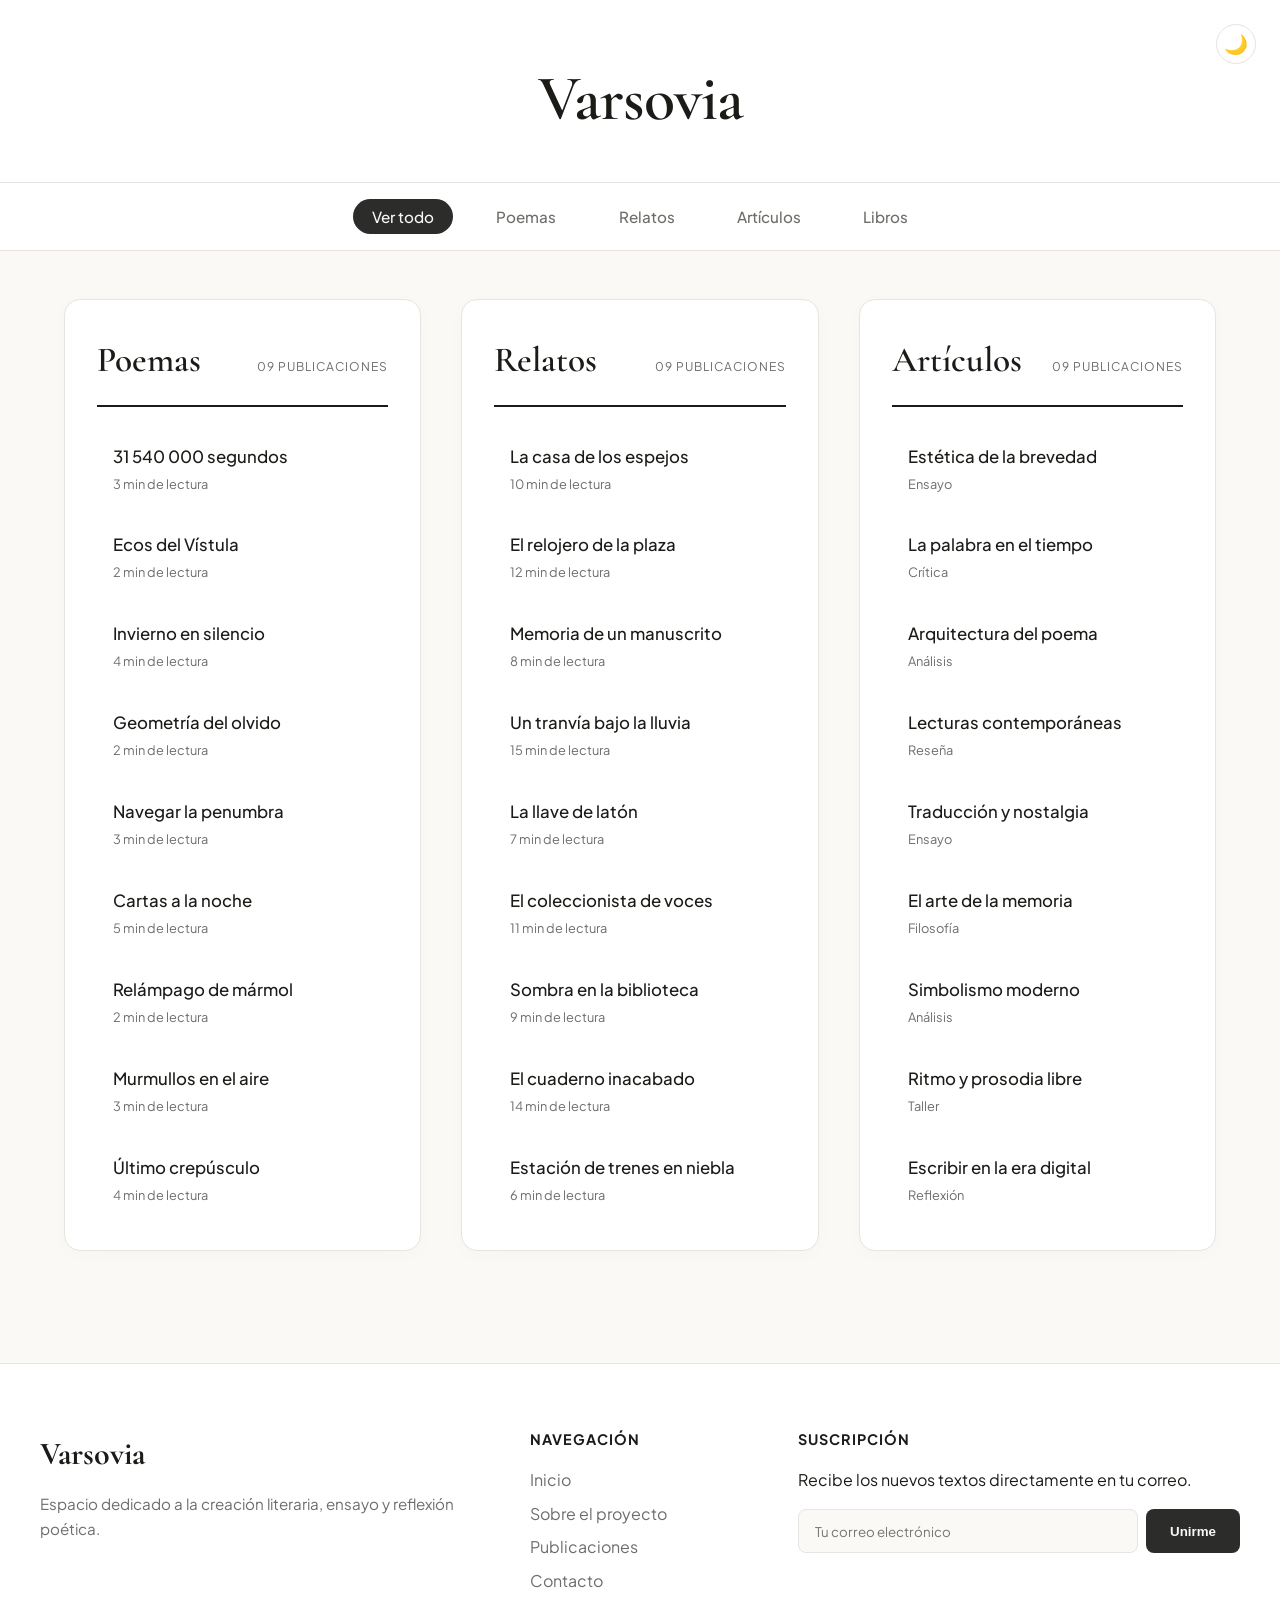
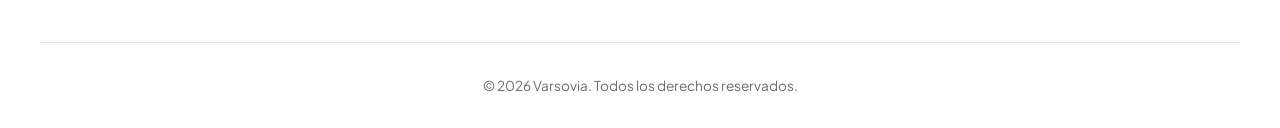
<file: index.html>
<!DOCTYPE html>
<html lang="es">
<head>
    <meta charset="UTF-8">
    <meta name="viewport" content="width=device-width, initial-scale=1.0">
    <title>Varsovia | Literatura y Ensayo</title>
    
    <!-- Fuentes tipográficas modernas -->
    <link rel="preconnect" href="https://fonts.googleapis.com">
    <link rel="preconnect" href="https://fonts.gstatic.com" crossorigin>
    <link href="https://fonts.googleapis.com/css2?family=Cormorant+Garamond:ital,wght@0,400;0,600;1,400&family=Plus+Jakarta+Sans:wght@300;400;500;600&display=swap" rel="stylesheet">
    
    <!-- Hoja de estilos CSS -->
    <link rel="stylesheet" href="style.css">
</head>
<body>

    <!-- Encabezado / Barra de navegación principal -->
    <header class="main-header">
        <div class="header-container">
            <a href="#" class="brand-logo">Varsovia</a>
            <!--<p class="brand-tagline">Antología poética, relatos y publicaciones</p>-->
            <button id="theme-toggle" class="icon-btn" aria-label="Cambiar tema">
                <span class="theme-icon">🌙</span>
            </button>
        </div>
    </header>

    <!-- Barra de navegación de categorías / Filtros -->
    <nav class="category-nav">
        <div class="nav-container">
            <button class="filter-btn active" data-filter="all">Ver todo</button>
            <button class="filter-btn" data-filter="poemas">Poemas</button>
            <button class="filter-btn" data-filter="relatos">Relatos</button>
            <button class="filter-btn" data-filter="articulos">Artículos</button>
            <button class="filter-btn" data-filter="articulos">Libros</button>
        </div>
    </nav>

    <!-- Contenido Principal -->
    <main class="content-container">
        
        <!-- Columna 1: Poemas -->
        <section class="category-column" data-category="poemas">
            <div class="column-header">
                <h2>Poemas</h2>
                <span class="badge">09 publicaciones</span>
            </div>
            <ul class="article-list">
                <li><a href="pages/poemas.html#31540000-segundos" class="article-card"><span>31 540 000 segundos</span> <small>3 min de lectura</small></a></li>
                <li><a href="#" class="article-card"><span>Ecos del Vístula</span> <small>2 min de lectura</small></a></li>
                <li><a href="#" class="article-card"><span>Invierno en silencio</span> <small>4 min de lectura</small></a></li>
                <li><a href="#" class="article-card"><span>Geometría del olvido</span> <small>2 min de lectura</small></a></li>
                <li><a href="#" class="article-card"><span>Navegar la penumbra</span> <small>3 min de lectura</small></a></li>
                <li><a href="#" class="article-card"><span>Cartas a la noche</span> <small>5 min de lectura</small></a></li>
                <li><a href="#" class="article-card"><span>Relámpago de mármol</span> <small>2 min de lectura</small></a></li>
                <li><a href="#" class="article-card"><span>Murmullos en el aire</span> <small>3 min de lectura</small></a></li>
                <li><a href="#" class="article-card"><span>Último crepúsculo</span> <small>4 min de lectura</small></a></li>
            </ul>
        </section>

        <!-- Columna 2: Relatos -->
        <section class="category-column" data-category="relatos">
            <div class="column-header">
                <h2>Relatos</h2>
                <span class="badge">09 publicaciones</span>
            </div>
            <ul class="article-list">
                <li><a href="#" class="article-card"><span>La casa de los espejos</span> <small>10 min de lectura</small></a></li>
                <li><a href="#" class="article-card"><span>El relojero de la plaza</span> <small>12 min de lectura</small></a></li>
                <li><a href="#" class="article-card"><span>Memoria de un manuscrito</span> <small>8 min de lectura</small></a></li>
                <li><a href="#" class="article-card"><span>Un tranvía bajo la lluvia</span> <small>15 min de lectura</small></a></li>
                <li><a href="#" class="article-card"><span>La llave de latón</span> <small>7 min de lectura</small></a></li>
                <li><a href="#" class="article-card"><span>El coleccionista de voces</span> <small>11 min de lectura</small></a></li>
                <li><a href="#" class="article-card"><span>Sombra en la biblioteca</span> <small>9 min de lectura</small></a></li>
                <li><a href="#" class="article-card"><span>El cuaderno inacabado</span> <small>14 min de lectura</small></a></li>
                <li><a href="#" class="article-card"><span>Estación de trenes en niebla</span> <small>6 min de lectura</small></a></li>
            </ul>
        </section>

        <!-- Columna 3: Artículos -->
        <section class="category-column" data-category="articulos">
            <div class="column-header">
                <h2>Artículos</h2>
                <span class="badge">09 publicaciones</span>
            </div>
            <ul class="article-list">
                <li><a href="#" class="article-card"><span>Estética de la brevedad</span> <small>Ensayo</small></a></li>
                <li><a href="#" class="article-card"><span>La palabra en el tiempo</span> <small>Crítica</small></a></li>
                <li><a href="#" class="article-card"><span>Arquitectura del poema</span> <small>Análisis</small></a></li>
                <li><a href="#" class="article-card"><span>Lecturas contemporáneas</span> <small>Reseña</small></a></li>
                <li><a href="#" class="article-card"><span>Traducción y nostalgia</span> <small>Ensayo</small></a></li>
                <li><a href="#" class="article-card"><span>El arte de la memoria</span> <small>Filosofía</small></a></li>
                <li><a href="#" class="article-card"><span>Simbolismo moderno</span> <small>Análisis</small></a></li>
                <li><a href="#" class="article-card"><span>Ritmo y prosodia libre</span> <small>Taller</small></a></li>
                <li><a href="#" class="article-card"><span>Escribir en la era digital</span> <small>Reflexión</small></a></li>
            </ul>
        </section>

    </main>

    <!-- Pie de página (Footer) -->
    <footer class="main-footer">
        <div class="footer-container">
            <div class="footer-brand">
                <h3>Varsovia</h3>
                <p>Espacio dedicado a la creación literaria, ensayo y reflexión poética.</p>
            </div>
            
            <div class="footer-nav">
                <h4>Navegación</h4>
                <ul>
                    <li><a href="#">Inicio</a></li>
                    <li><a href="#">Sobre el proyecto</a></li>
                    <li><a href="#">Publicaciones</a></li>
                    <li><a href="#">Contacto</a></li>
                </ul>
            </div>

            <div class="footer-newsletter">
                <h4>Suscripción</h4>
                <p>Recibe los nuevos textos directamente en tu correo.</p>
                <form class="newsletter-form" onsubmit="event.preventDefault();">
                    <input type="email" placeholder="Tu correo electrónico" required>
                    <button type="submit">Unirme</button>
                </form>
            </div>
        </div>
        <div class="footer-bottom">
            <p>&copy; 2026 Varsovia. Todos los derechos reservados.</p>
        </div>
    </footer>

    <!-- Archivo JavaScript -->
    <script src="script.js"></script>
</body>
</html>
</file>
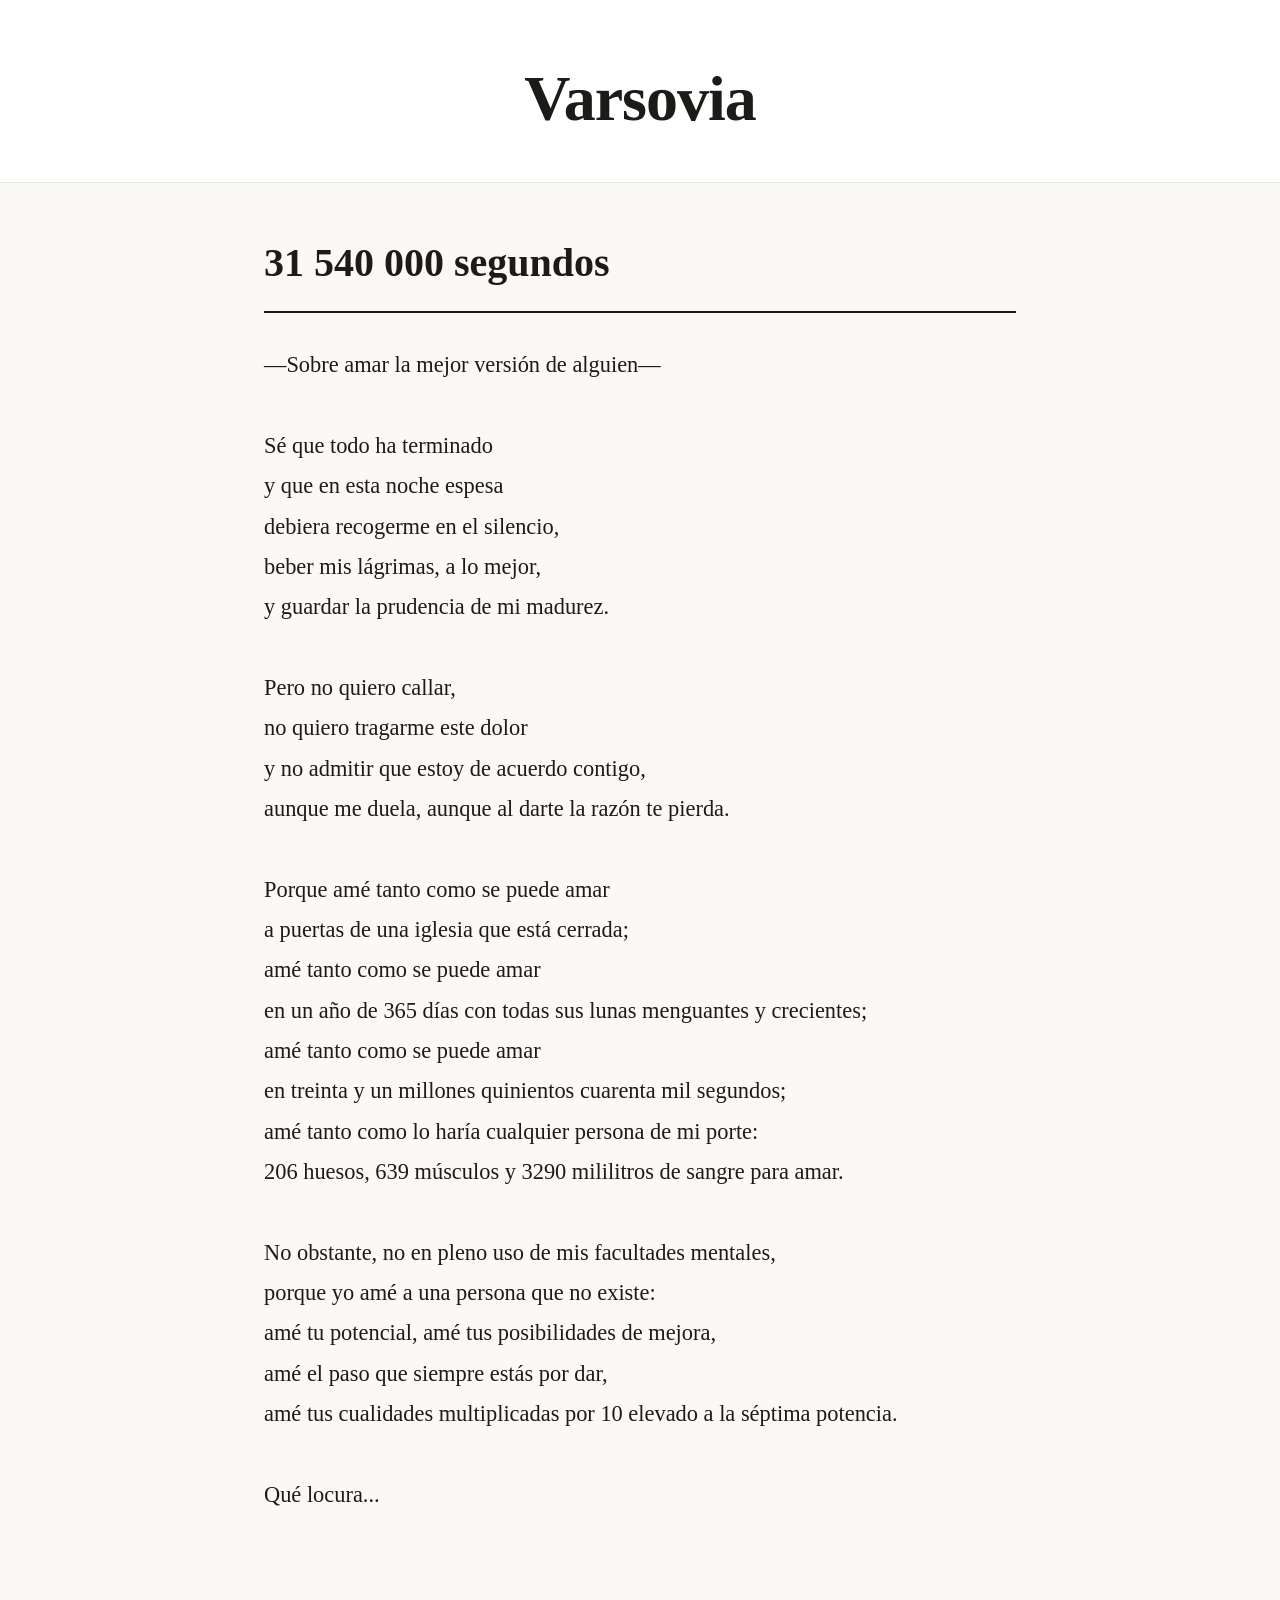
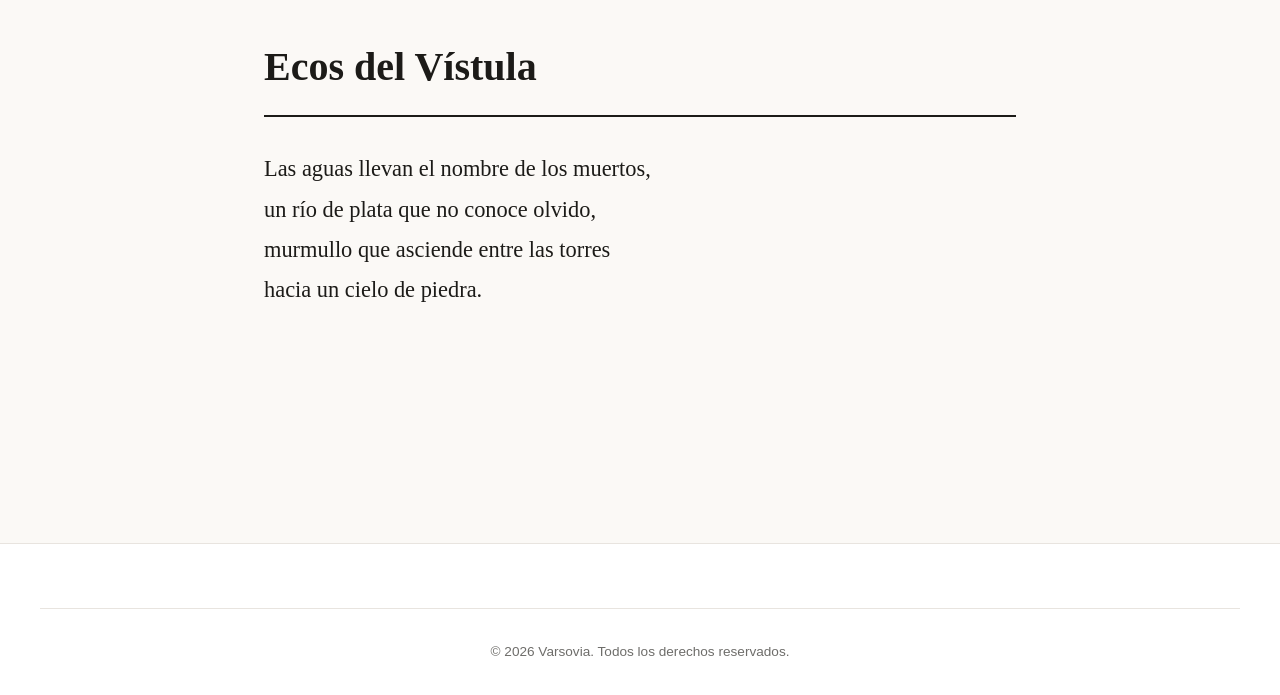
<file: pages/poemas.html>
<!DOCTYPE html>
<html lang="es">
<head>
    <meta charset="UTF-8">
    <meta name="viewport" content="width=device-width, initial-scale=1.0">
    <title>Poemas | Varsovia</title>
    <!-- Nota el "../" para subir a la raíz y encontrar el estilo -->
    <link rel="stylesheet" href="../style.css">
</head>
<body>

    <!-- Reutilizamos el header para navegación constante -->
    <header class="main-header">
        <div class="header-container">
            <a href="../index.html" class="brand-logo">Varsovia</a>
        </div>
    </header>

    <main class="content-container" style="max-width: 800px; display: block;">
        
        <!-- Poema 1 -->
        <article id="31540000-segundos" style="margin-bottom: 5rem;">
            <header style="border-bottom: 2px solid var(--text-primary); margin-bottom: 2rem; padding-bottom: 1rem;">
                <h2 style="font-family: var(--font-title); font-size: 2.5rem;">31 540 000 segundos</h2>
            </header>
            <pre style="font-family: 'Cormorant Garamond', serif; font-size: 1.4rem; white-space: pre-wrap; line-height: 1.8; color: var(--text-primary);">
—Sobre amar la mejor versión de alguien—

Sé que todo ha terminado
y que en esta noche espesa
debiera recogerme en el silencio,
beber mis lágrimas, a lo mejor,
y guardar la prudencia de mi madurez.

Pero no quiero callar,
no quiero tragarme este dolor
y no admitir que estoy de acuerdo contigo,
aunque me duela, aunque al darte la razón te pierda.

Porque amé tanto como se puede amar
a puertas de una iglesia que está cerrada;
amé tanto como se puede amar
en un año de 365 días con todas sus lunas menguantes y crecientes;
amé tanto como se puede amar
en treinta y un millones quinientos cuarenta mil segundos;
amé tanto como lo haría cualquier persona de mi porte:
206 huesos, 639 músculos y 3290 mililitros de sangre para amar.

No obstante, no en pleno uso de mis facultades mentales,
porque yo amé a una persona que no existe:
amé tu potencial, amé tus posibilidades de mejora,
amé el paso que siempre estás por dar,
amé tus cualidades multiplicadas por 10 elevado a la séptima potencia.

Qué locura...
            </pre>
        </article>

        <!-- Poema 2 -->
        <article id="ecos-del-vistula" style="margin-bottom: 5rem;">
            <header style="border-bottom: 2px solid var(--text-primary); margin-bottom: 2rem; padding-bottom: 1rem;">
                <h2 style="font-family: var(--font-title); font-size: 2.5rem;">Ecos del Vístula</h2>
            </header>
            <pre style="font-family: 'Cormorant Garamond', serif; font-size: 1.4rem; white-space: pre-wrap; line-height: 1.8; color: var(--text-primary);">
Las aguas llevan el nombre de los muertos,
un río de plata que no conoce olvido,
murmullo que asciende entre las torres
hacia un cielo de piedra.
            </pre>
        </article>

    </main>

    <footer class="main-footer">
        <div class="footer-bottom">
            <p>&copy; 2026 Varsovia. Todos los derechos reservados.</p>
        </div>
    </footer>

</body>
</html>
</file>
<file: style.css>
/* ==========================================================================
   Variables y Configuración del Tema
   ========================================================================== */
:root {
    --bg-primary: #fbf9f6;
    --bg-surface: #ffffff;
    --bg-dark: #121212;
    --text-primary: #1c1b18;
    --text-muted: #6e6d6a;
    --accent-color: #2c2c2a;
    --border-color: #e8e4df;
    --card-hover-bg: #f4f0ea;
    --radius-sm: 8px;
    --radius-md: 16px;
    --transition: all 0.3s cubic-bezier(0.16, 1, 0.3, 1);
    
    --font-title: 'Cormorant Garamond', serif;
    --font-body: 'Plus Jakarta Sans', sans-serif;
}

/* Mismo soporte para modo oscuro si se activa */
[data-theme="dark"] {
    --bg-primary: #121212;
    --bg-surface: #1e1e1e;
    --text-primary: #f0ede6;
    --text-muted: #a09d96;
    --accent-color: #e8e4df;
    --border-color: #2e2d2a;
    --card-hover-bg: #282724;
}

/* Reset básico */
* {
    box-sizing: border-box;
    margin: 0;
    padding: 0;
}

/* Ajuste para navegación con anclas */
article {
    scroll-margin-top: 100px; 
}

body {
    background-color: var(--bg-primary);
    color: var(--text-primary);
    font-family: var(--font-body);
    line-height: 1.6;
    display: flex;
    flex-direction: column;
    min-height: 100vh;
    transition: background-color 0.4s ease, color 0.4s ease;
}

/* ==========================================================================
   Encabezado
   ========================================================================== */
.main-header {
    background-color: var(--bg-surface);
    border-bottom: 1px solid var(--border-color);
    padding: 3rem 1.5rem 2rem;
    text-align: center;
    position: relative;
}

.header-container {
    max-width: 1200px;
    margin: 0 auto;
}

.brand-logo {
    font-family: var(--font-title);
    font-size: 4rem;
    font-weight: 600;
    letter-spacing: -1px;
    color: var(--text-primary);
    text-decoration: none;
    display: inline-block;
    transition: var(--transition);
}

.brand-logo:hover {
    opacity: 0.8;
}

.brand-tagline {
    font-size: 0.95rem;
    color: var(--text-muted);
    text-transform: uppercase;
    letter-spacing: 2px;
    margin-top: 0.5rem;
}

.icon-btn {
    position: absolute;
    top: 1.5rem;
    right: 1.5rem;
    background: transparent;
    border: 1px solid var(--border-color);
    border-radius: 50%;
    width: 40px;
    height: 40px;
    cursor: pointer;
    display: flex;
    align-items: center;
    justify-content: center;
    font-size: 1.2rem;
    transition: var(--transition);
}

.icon-btn:hover {
    background-color: var(--card-hover-bg);
}

/* ==========================================================================
   Navegación / Filtros
   ========================================================================== */
.category-nav {
    background-color: var(--bg-surface);
    border-bottom: 1px solid var(--border-color);
    position: sticky;
    top: 0;
    z-index: 100;
    backdrop-filter: blur(8px);
}

.nav-container {
    max-width: 1200px;
    margin: 0 auto;
    display: flex;
    justify-content: center;
    gap: 1.5rem;
    padding: 1rem;
}

.filter-btn {
    background: none;
    border: none;
    font-family: var(--font-body);
    font-size: 0.95rem;
    font-weight: 500;
    color: var(--text-muted);
    padding: 0.5rem 1.2rem;
    border-radius: 20px;
    cursor: pointer;
    transition: var(--transition);
}

.filter-btn:hover {
    color: var(--text-primary);
}

.filter-btn.active {
    background-color: var(--accent-color);
    color: var(--bg-primary);
}

/* ==========================================================================
   Grid Principal
   ========================================================================== */
.content-container {
    max-width: 1200px;
    width: 100%;
    margin: 3rem auto;
    padding: 0 1.5rem;
    display: grid;
    grid-template-columns: repeat(3, 1fr);
    gap: 2.5rem;
    flex: 1;
}

.category-column {
    background: var(--bg-surface);
    border: 1px solid var(--border-color);
    border-radius: var(--radius-md);
    padding: 2rem;
    box-shadow: 0 4px 20px rgba(0, 0, 0, 0.02);
    transition: var(--transition);
}

.column-header {
    display: flex;
    justify-content: space-between;
    align-items: baseline;
    border-bottom: 2px solid var(--text-primary);
    padding-bottom: 1rem;
    margin-bottom: 1.5rem;
}

.column-header h2 {
    font-family: var(--font-title);
    font-size: 2.2rem;
    font-weight: 600;
}

.badge {
    font-size: 0.75rem;
    color: var(--text-muted);
    text-transform: uppercase;
    letter-spacing: 1px;
}

/* Lista de artículos */
.article-list {
    list-style: none;
    display: flex;
    flex-direction: column;
    gap: 0.8rem;
}

.article-card {
    display: flex;
    flex-direction: column;
    text-decoration: none;
    padding: 0.8rem 1rem;
    border-radius: var(--radius-sm);
    color: var(--text-primary);
    transition: var(--transition);
}

.article-card span {
    font-size: 1.05rem;
    font-weight: 500;
}

.article-card small {
    font-size: 0.8rem;
    color: var(--text-muted);
    margin-top: 0.2rem;
}

.article-card:hover {
    background-color: var(--card-hover-bg);
    transform: translateX(4px);
}

/* ==========================================================================
   Footer
   ========================================================================== */
.main-footer {
    background-color: var(--bg-surface);
    border-top: 1px solid var(--border-color);
    margin-top: 4rem;
    padding: 4rem 1.5rem 2rem;
}

.footer-container {
    max-width: 1200px;
    margin: 0 auto;
    display: grid;
    grid-template-columns: 2fr 1fr 2fr;
    gap: 3rem;
    margin-bottom: 3rem;
}

.footer-brand h3 {
    font-family: var(--font-title);
    font-size: 2rem;
    margin-bottom: 0.8rem;
}

.footer-brand p {
    color: var(--text-muted);
    font-size: 0.95rem;
}

.footer-nav h4, .footer-newsletter h4 {
    font-size: 0.9rem;
    text-transform: uppercase;
    letter-spacing: 1px;
    margin-bottom: 1rem;
}

.footer-nav ul {
    list-style: none;
    display: flex;
    flex-direction: column;
    gap: 0.5rem;
}

.footer-nav a {
    color: var(--text-muted);
    text-decoration: none;
    transition: var(--transition);
}

.footer-nav a:hover {
    color: var(--text-primary);
}

.newsletter-form {
    display: flex;
    gap: 0.5rem;
    margin-top: 1rem;
}

.newsletter-form input {
    flex: 1;
    padding: 0.8rem 1rem;
    border: 1px solid var(--border-color);
    border-radius: var(--radius-sm);
    background: var(--bg-primary);
    color: var(--text-primary);
    font-family: var(--font-body);
}

.newsletter-form button {
    padding: 0.8rem 1.5rem;
    background-color: var(--accent-color);
    color: var(--bg-primary);
    border: none;
    border-radius: var(--radius-sm);
    font-weight: 600;
    cursor: pointer;
    transition: var(--transition);
}

.newsletter-form button:hover {
    opacity: 0.9;
}

.footer-bottom {
    max-width: 1200px;
    margin: 0 auto;
    padding-top: 2rem;
    border-top: 1px solid var(--border-color);
    text-align: center;
    font-size: 0.85rem;
    color: var(--text-muted);
}

/* ==========================================================================
   Diseño Responsivo (Móviles y Tablets)
   ========================================================================== */
@media (max-width: 900px) {
    .content-container {
        grid-template-columns: 1fr;
    }

    .footer-container {
        grid-template-columns: 1fr;
        gap: 2rem;
    }
}

@media (max-width: 600px) {
    .brand-logo {
        font-size: 3rem;
    }

    .nav-container {
        flex-wrap: wrap;
    }
    
    .newsletter-form {
        flex-direction: column;
    }
}
</file>
